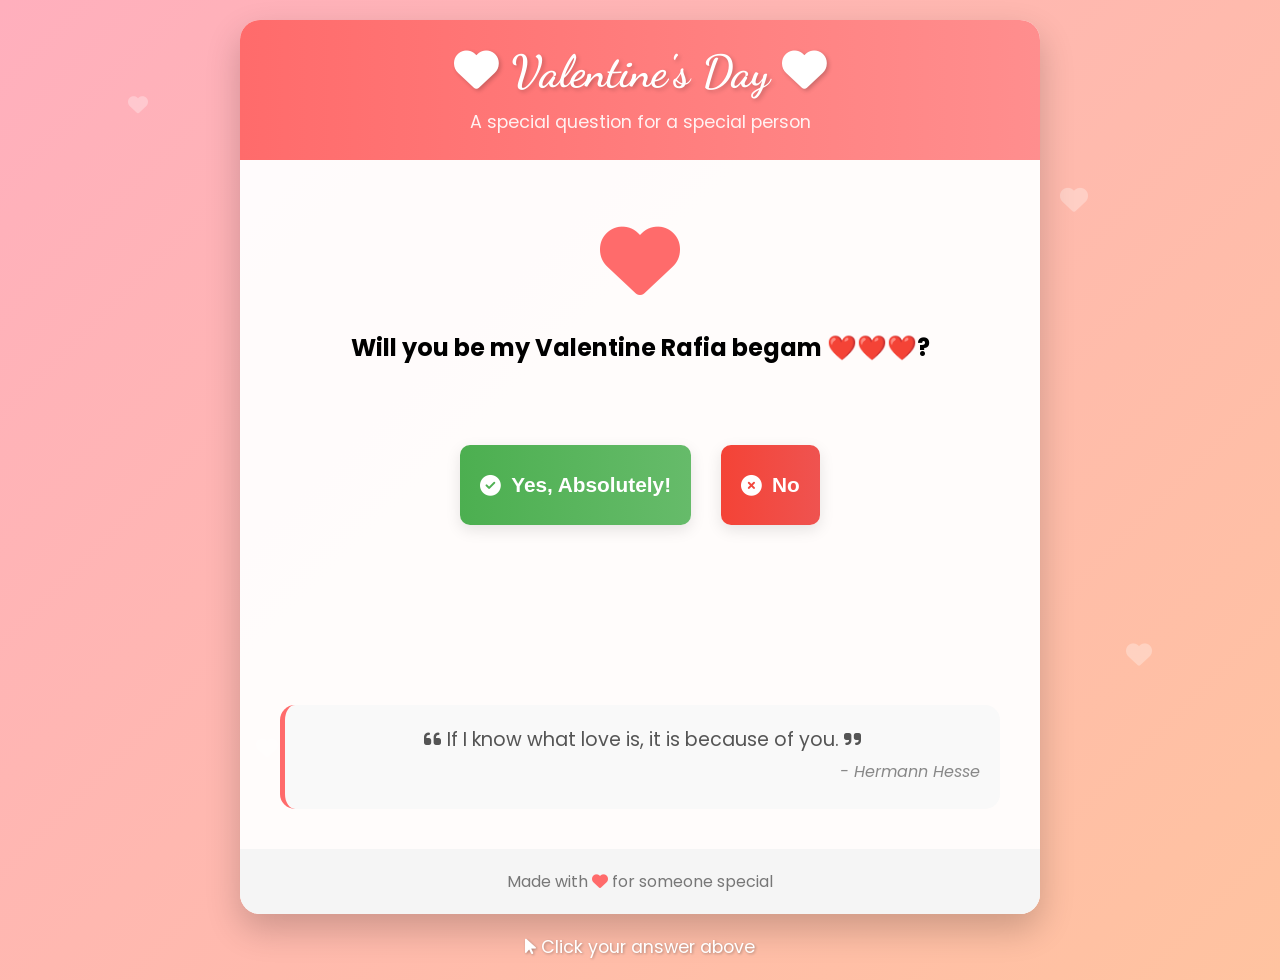
<file: demo velan/index.html>
<!DOCTYPE html>
<html lang="en">
<head>
    <meta charset="UTF-8">
    <meta name="viewport" content="width=device-width, initial-scale=1.0">
    <title>Valentine's Day Proposal</title>
    <link rel="stylesheet" href="style.css">
    <link rel="preconnect" href="https://fonts.googleapis.com">
    <link rel="preconnect" href="https://fonts.gstatic.com" crossorigin>
    <link href="https://fonts.googleapis.com/css2?family=Dancing+Script:wght@700&family=Poppins:wght@300;400;600&display=swap" rel="stylesheet">
    <link rel="stylesheet" href="https://cdnjs.cloudflare.com/ajax/libs/font-awesome/6.4.0/css/all.min.css">
</head>
<body>
    <div class="container">
        <!-- Background elements -->
        <div class="hearts-background">
            <div class="heart"><i class="fas fa-heart"></i></div>
            <div class="heart"><i class="fas fa-heart"></i></div>
            <div class="heart"><i class="fas fa-heart"></i></div>
            <div class="heart"><i class="fas fa-heart"></i></div>
            <div class="heart"><i class="fas fa-heart"></i></div>
        </div>
        
        <!-- Main card -->
        <div class="card">
            <div class="card-header">
                <h1><i class="fas fa-heart"></i> Valentine's Day <i class="fas fa-heart"></i></h1>
                <p class="subtitle">A special question for a special person</p>
            </div>
            
            <div class="card-content">
                <div class="heart-animation">
                    <i class="fas fa-heart heartbeat"></i>
                </div>
                
                <h2 class="question">Will you be my Valentine Rafia begam ❤️❤️❤️?</h2>
                
                <div class="options">
                    <button id="yes-btn" class="btn yes-btn">
                        <i class="fas fa-check-circle"></i> Yes, Absolutely!
                    </button>
                    <button id="no-btn" class="btn no-btn">
                        <i class="fas fa-times-circle"></i> No
                    </button>
                </div>
                
                <div class="message">
                    <p><i class="fas fa-quote-left"></i> If I know what love is, it is because of you. <i class="fas fa-quote-right"></i></p>
                    <p class="author">- Hermann Hesse</p>
                </div>
            </div>
            
            <div class="card-footer">
                <p>Made with <i class="fas fa-heart pulse"></i> for someone special</p>
            </div>
        </div>
        
        <!-- Instructions -->
        <div class="instructions">
            <p><i class="fas fa-mouse-pointer"></i> Click your answer above</p>
        </div>
    </div>

    <script src="script.js"></script>
</body>
</html>
</file>
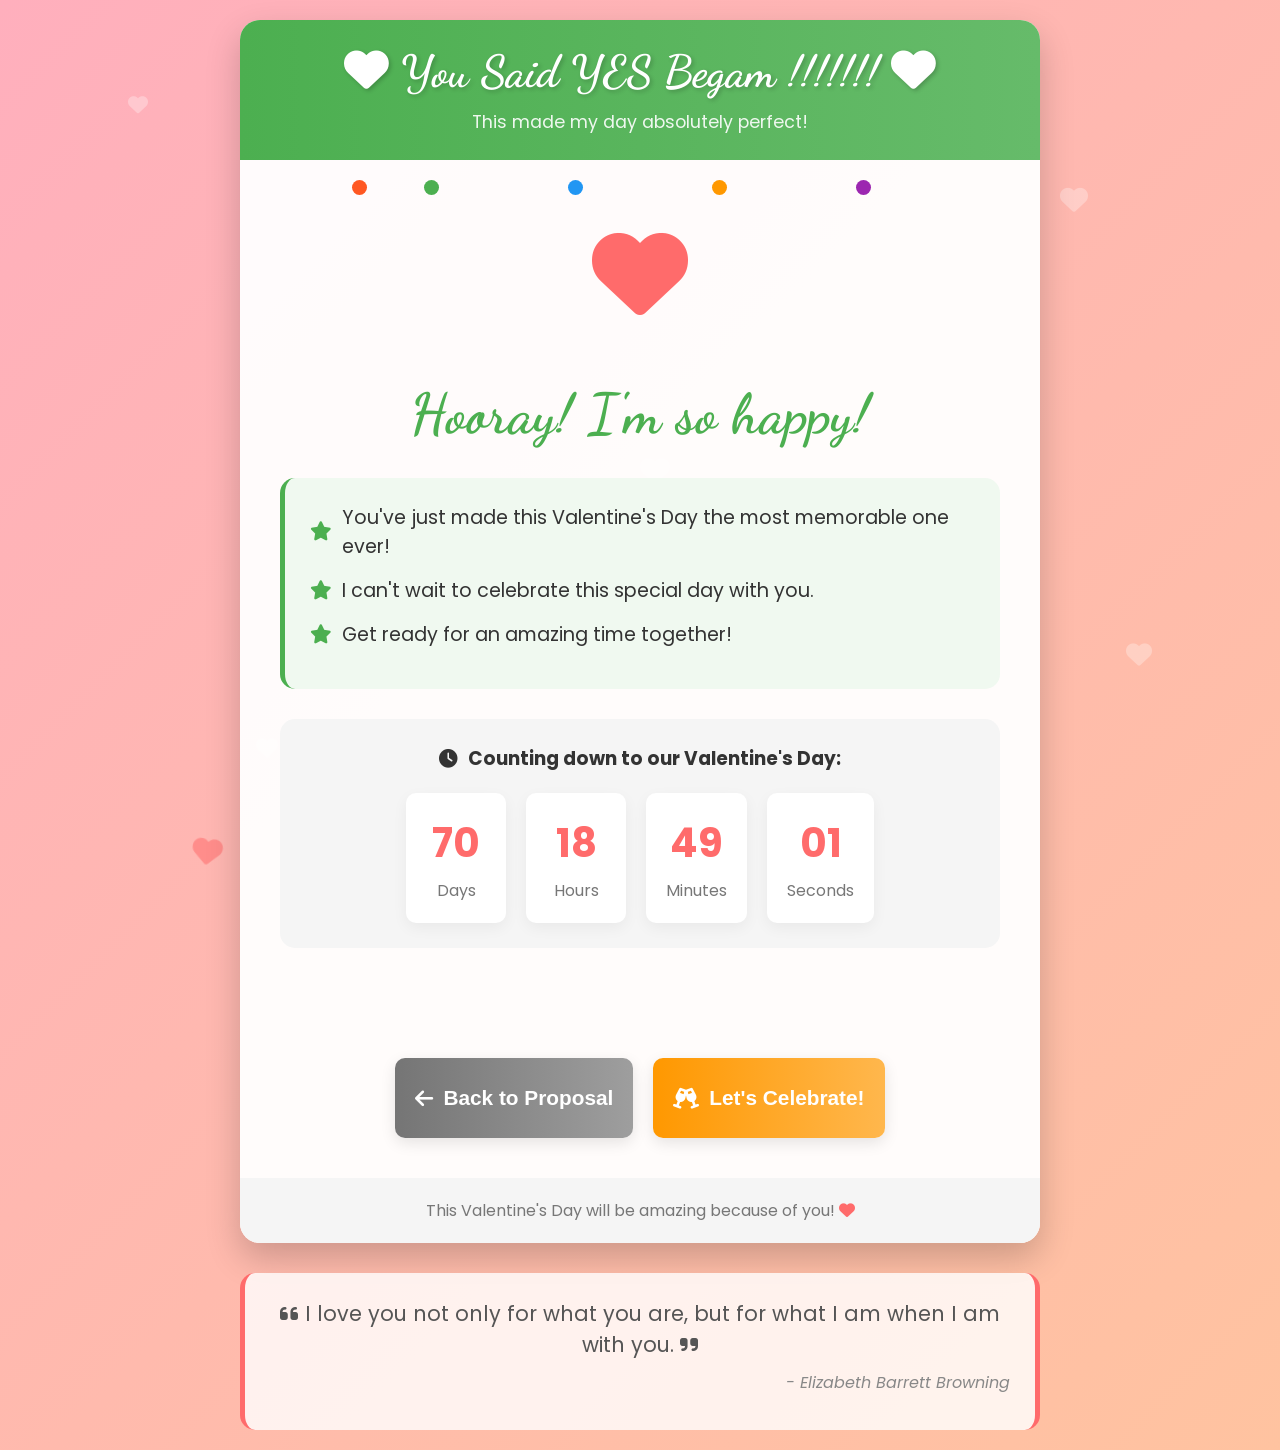
<file: demo velan/success.html>
<!DOCTYPE html>
<html lang="en">
<head>
    <meta charset="UTF-8">
    <meta name="viewport" content="width=device-width, initial-scale=1.0">
    <title>You Said Yes! - Valentine's Day</title>
    <link rel="stylesheet" href="style.css">
    <link rel="preconnect" href="https://fonts.googleapis.com">
    <link rel="preconnect" href="https://fonts.gstatic.com" crossorigin>
    <link href="https://fonts.googleapis.com/css2?family=Dancing+Script:wght@700&family=Poppins:wght@300;400;600&display=swap" rel="stylesheet">
    <link rel="stylesheet" href="https://cdnjs.cloudflare.com/ajax/libs/font-awesome/6.4.0/css/all.min.css">
</head>
<body>
    <div class="container success-page">
        <!-- Background elements -->
        <div class="hearts-background">
            <div class="heart"><i class="fas fa-heart"></i></div>
            <div class="heart"><i class="fas fa-heart"></i></div>
            <div class="heart"><i class="fas fa-heart"></i></div>
            <div class="heart"><i class="fas fa-heart"></i></div>
            <div class="heart"><i class="fas fa-heart"></i></div>
        </div>
        
        <!-- Success card -->
        <div class="card success-card">
            <div class="card-header">
                <h1><i class="fas fa-heart"></i> You Said YES Begam !!!!!!! <i class="fas fa-heart"></i></h1>
                <p class="subtitle">This made my day absolutely perfect!</p>
            </div>
            
            <div class="card-content">
                <div class="celebration">
                    <div class="confetti"></div>
                    <div class="confetti"></div>
                    <div class="confetti"></div>
                    <div class="confetti"></div>
                    <div class="confetti"></div>
                    
                    <div class="heart-burst">
                        <i class="fas fa-heart"></i>
                    </div>
                </div>
                
                <h2 class="success-title">Hooray! I'm so happy!</h2>
                
                <div class="success-message">
                    <p><i class="fas fa-star"></i> You've just made this Valentine's Day the most memorable one ever!</p>
                    <p><i class="fas fa-star"></i> I can't wait to celebrate this special day with you.</p>
                    <p><i class="fas fa-star"></i> Get ready for an amazing time together!</p>
                </div>
                
                <div class="countdown">
                    <h3><i class="fas fa-clock"></i> Counting down to our Valentine's Day:</h3>
                    <div class="countdown-timer">
                        <div class="time-unit">
                            <span id="days">14</span>
                            <p>Days</p>
                        </div>
                        <div class="time-unit">
                            <span id="hours">06</span>
                            <p>Hours</p>
                        </div>
                        <div class="time-unit">
                            <span id="minutes">23</span>
                            <p>Minutes</p>
                        </div>
                        <div class="time-unit">
                            <span id="seconds">45</span>
                            <p>Seconds</p>
                        </div>
                    </div>
                </div>
                
                <div class="action-buttons">
                    <button id="back-btn" class="btn back-btn">
                        <i class="fas fa-arrow-left"></i> Back to Proposal
                    </button>
                    <button id="celebrate-btn" class="btn celebrate-btn">
                        <i class="fas fa-glass-cheers"></i> Let's Celebrate!
                    </button>
                </div>
            </div>
            
            <div class="card-footer">
                <p>This Valentine's Day will be amazing because of you! <i class="fas fa-heart pulse"></i></p>
            </div>
        </div>
        
        <!-- Romantic quote -->
        <div class="romantic-quote">
            <p><i class="fas fa-quote-left"></i> I love you not only for what you are, but for what I am when I am with you. <i class="fas fa-quote-right"></i></p>
            <p class="author">- Elizabeth Barrett Browning</p>
        </div>
    </div>

    <script src="script.js"></script>
</body>
</html>
</file>
<file: demo velan/style.css>
/* Reset and Base Styles */
* {
    margin: 0;
    padding: 0;
    box-sizing: border-box;
}

body {
    font-family: 'Poppins', sans-serif;
    background: linear-gradient(135deg, #ffafbd, #ffc3a0);
    min-height: 100vh;
    display: flex;
    justify-content: center;
    align-items: center;
    overflow-x: hidden;
    padding: 20px;
}

.container {
    width: 100%;
    max-width: 800px;
    margin: 0 auto;
    position: relative;
}

/* Background Hearts */
.hearts-background {
    position: fixed;
    top: 0;
    left: 0;
    width: 100%;
    height: 100%;
    pointer-events: none;
    z-index: -1;
}

.heart {
    position: absolute;
    color: rgba(255, 255, 255, 0.3);
    font-size: 24px;
    animation: float 15s infinite linear;
}

.heart:nth-child(1) {
    top: 10%;
    left: 10%;
    animation-delay: 0s;
    font-size: 20px;
}

.heart:nth-child(2) {
    top: 20%;
    right: 15%;
    animation-delay: 3s;
    font-size: 28px;
}

.heart:nth-child(3) {
    bottom: 15%;
    left: 20%;
    animation-delay: 6s;
    font-size: 22px;
}

.heart:nth-child(4) {
    bottom: 25%;
    right: 10%;
    animation-delay: 9s;
    font-size: 26px;
}

.heart:nth-child(5) {
    top: 50%;
    left: 50%;
    animation-delay: 12s;
    font-size: 30px;
}

/* Card Styles */
.card {
    background-color: rgba(255, 255, 255, 0.95);
    border-radius: 20px;
    box-shadow: 0 15px 35px rgba(0, 0, 0, 0.2);
    overflow: hidden;
    transition: transform 0.3s ease;
    animation: fadeIn 1s ease;
}

.card:hover {
    transform: translateY(-5px);
}

.card-header {
    background: linear-gradient(to right, #ff6b6b, #ff8e8e);
    color: white;
    padding: 25px;
    text-align: center;
}

.card-header h1 {
    font-family: 'Dancing Script', cursive;
    font-size: 2.8rem;
    margin-bottom: 10px;
    text-shadow: 2px 2px 4px rgba(0, 0, 0, 0.2);
}

.card-header .subtitle {
    font-size: 1.1rem;
    opacity: 0.9;
}

.card-content {
    padding: 40px;
    text-align: center;
}

/* Heart Animation */
.heart-animation {
    margin: 20px 0 30px;
}

.heartbeat {
    font-size: 5rem;
    color: #ff6b6b;
    animation: heartbeat 1.2s infinite;
}

/* Question & Buttons */
.options {
    display: flex;
    justify-content: center;
    gap: 30px;
    margin-bottom: 40px;
    flex-wrap: wrap;
    position: relative;
    min-height: 300px;
}

.btn {
    margin-top: 5rem;
    height: 5rem;
    padding: 10px 20px;
    font-size: 1.3rem;
    border: none;
    border-radius: 10px;
    cursor: pointer;
    transition: all 0.3s ease;
    font-weight: 600;
    display: flex;
    align-items: center;
    justify-content: center;
    gap: 10px;
    box-shadow: 0 5px 15px rgba(0, 0, 0, 0.1);
}

.yes-btn {
    background: linear-gradient(to right, #4CAF50, #66BB6A);
    color: white;
}

.yes-btn:hover {
    background: linear-gradient(to right, #43A047, #57A65A);
    transform: scale(1.05);
    box-shadow: 0 8px 20px rgba(76, 175, 80, 0.3);
}

.no-btn {
    background: linear-gradient(to right, #f44336, #ef5350);
    color: white;
    position: relative;
}

.no-btn:hover {
    background: linear-gradient(to right, #e53935, #e57373);
    transform: scale(1.05);
}

/* Message */
.message {
    background-color: #f9f9f9;
    padding: 20px;
    border-radius: 15px;
    margin-top: 20px;
    border-left: 5px solid #ff6b6b;
}

.message p {
    font-size: 1.2rem;
    color: #555;
    margin-bottom: 5px;
}

.message .author {
    text-align: right;
    font-style: italic;
    color: #888;
    font-size: 1rem;
}

/* Card Footer */
.card-footer {
    background-color: #f5f5f5;
    padding: 20px;
    text-align: center;
    color: #777;
    font-size: 1rem;
}

.pulse {
    color: #ff6b6b;
    animation: pulse 1.5s infinite;
}

/* Instructions */
.instructions {
    text-align: center;
    margin-top: 20px;
    color: white;
    font-size: 1.1rem;
    text-shadow: 1px 1px 3px rgba(0, 0, 0, 0.3);
}

/* Success Page Styles */
.success-page .card-header {
    background: linear-gradient(to right, #4CAF50, #66BB6A);
}

.success-card .card-content {
    position: relative;
}

.celebration {
    position: relative;
    height: 150px;
    margin-bottom: 30px;
}

.heart-burst {
    position: absolute;
    top: 50%;
    left: 50%;
    transform: translate(-50%, -50%);
    font-size: 6rem;
    color: #ff6b6b;
    animation: burst 2s ease;
}

.confetti {
    position: absolute;
    width: 15px;
    height: 15px;
    background-color: #ff6b6b;
    border-radius: 50%;
    animation: confettiFall 3s infinite;
}

.confetti:nth-child(1) {
    top: -20px;
    left: 20%;
    animation-delay: 0s;
    background-color: #4CAF50;
}

.confetti:nth-child(2) {
    top: -20px;
    left: 40%;
    animation-delay: 0.5s;
    background-color: #2196F3;
}

.confetti:nth-child(3) {
    top: -20px;
    left: 60%;
    animation-delay: 1s;
    background-color: #FF9800;
}

.confetti:nth-child(4) {
    top: -20px;
    left: 80%;
    animation-delay: 1.5s;
    background-color: #9C27B0;
}

.confetti:nth-child(5) {
    top: -20px;
    left: 10%;
    animation-delay: 2s;
    background-color: #FF5722;
}

.success-title {
    font-family: 'Dancing Script', cursive;
    font-size: 3.5rem;
    color: #4CAF50;
    margin-bottom: 30px;
}

.success-message {
    background-color: #f0f9f0;
    padding: 25px;
    border-radius: 15px;
    margin-bottom: 30px;
    text-align: left;
    border-left: 5px solid #4CAF50;
}

.success-message p {
    margin-bottom: 15px;
    font-size: 1.2rem;
    color: #333;
    display: flex;
    align-items: center;
    gap: 10px;
}

.success-message i {
    color: #4CAF50;
}

/* Countdown */
.countdown {
    background-color: #f5f5f5;
    padding: 25px;
    border-radius: 15px;
    margin-bottom: 30px;
}

.countdown h3 {
    margin-bottom: 20px;
    color: #333;
    display: flex;
    align-items: center;
    justify-content: center;
    gap: 10px;
}

.countdown-timer {
    display: flex;
    justify-content: center;
    gap: 20px;
    flex-wrap: wrap;
}

.time-unit {
    background-color: white;
    padding: 20px;
    border-radius: 10px;
    min-width: 100px;
    box-shadow: 0 5px 15px rgba(0, 0, 0, 0.05);
}

.time-unit span {
    font-size: 2.5rem;
    font-weight: 700;
    color: #ff6b6b;
    display: block;
}

.time-unit p {
    color: #777;
    margin-top: 5px;
}

/* Action Buttons */
.action-buttons {
    display: flex;
    justify-content: center;
    gap: 20px;
    margin-top: 30px;
    flex-wrap: wrap;
}

.back-btn {
    background: linear-gradient(to right, #757575, #9E9E9E);
    color: white;
}

.celebrate-btn {
    background: linear-gradient(to right, #FF9800, #FFB74D);
    color: white;
}

.celebrate-btn:hover {
    background: linear-gradient(to right, #F57C00, #FFA726);
}

/* Romantic Quote */
.romantic-quote {
    background-color: rgba(255, 255, 255, 0.8);
    padding: 25px;
    border-radius: 15px;
    margin-top: 30px;
    text-align: center;
    border-left: 5px solid #ff6b6b;
    border-right: 5px solid #ff6b6b;
}

.romantic-quote p {
    font-size: 1.3rem;
    color: #555;
    margin-bottom: 10px;
}

.romantic-quote .author {
    text-align: right;
    font-style: italic;
    color: #888;
    font-size: 1rem;
}

/* Animations */
@keyframes fadeIn {
    from { opacity: 0; transform: translateY(20px); }
    to { opacity: 1; transform: translateY(0); }
}

@keyframes heartbeat {
    0% { transform: scale(1); }
    5% { transform: scale(1.1); }
    10% { transform: scale(1); }
    15% { transform: scale(1.2); }
    20% { transform: scale(1); }
    100% { transform: scale(1); }
}

@keyframes float {
    0% { transform: translateY(0) rotate(0deg); opacity: 0.7; }
    50% { transform: translateY(-20px) rotate(180deg); opacity: 0.9; }
    100% { transform: translateY(0) rotate(360deg); opacity: 0.7; }
}

@keyframes pulse {
    0% { transform: scale(1); }
    50% { transform: scale(1.1); }
    100% { transform: scale(1); }
}

@keyframes burst {
    0% { transform: translate(-50%, -50%) scale(0); opacity: 0; }
    70% { transform: translate(-50%, -50%) scale(1.2); opacity: 1; }
    100% { transform: translate(-50%, -50%) scale(1); opacity: 1; }
}

@keyframes confettiFall {
    0% { transform: translateY(0) rotate(0deg); opacity: 1; }
    100% { transform: translateY(500px) rotate(360deg); opacity: 0; }
}

/* Responsive Design */
@media (max-width: 768px) {
    .card-header h1 {
        font-size: 2.2rem;
    }
    
    .question {
        font-size: 2.5rem;
    }
    
    .success-title {
        font-size: 2.8rem;
    }
    
    .btn {
        padding: 15px 25px;
        font-size: 1.1rem;
    }
    
    .options {
        gap: 15px;
    }
    
    .time-unit {
        min-width: 80px;
        padding: 15px;
    }
    
    .time-unit span {
        font-size: 2rem;
    }
}

@media (max-width: 480px) {
    .card-content {
        padding: 30px 20px;
    }
    
    .question {
        font-size: 2rem;
    }
    
    .success-title {
        font-size: 2.2rem;
    }
    
    .options {
        flex-direction: column;
        align-items: center;
    }
    
    .btn {
        width: 100%;
        max-width: 300px;
    }
    
    .countdown-timer {
        gap: 10px;
    }
    
    .time-unit {
        min-width: 70px;
        padding: 10px;
    }
    
    .time-unit span {
        font-size: 1.8rem;
    }
}
/* Desperate message styles */
.desperate-message {
    animation: fadeIn 0.5s ease, bounce 2s infinite;
}

@keyframes bounce {
    0%, 100% { transform: translateX(-50%) translateY(0); }
    50% { transform: translateX(-50%) translateY(-10px); }
}

/* Ensure No button stays visible */
.no-btn {
    transition: all 0.5s cubic-bezier(0.175, 0.885, 0.32, 1.275) !important;
}
/* Smooth movement animations */
.no-btn {
    transition: all 0.6s cubic-bezier(0.34, 1.56, 0.64, 1) !important;
}

/* Rainbow animation for irresistible Yes button */
@keyframes rainbow {
    0% { background-position: 0% 50%; }
    50% { background-position: 100% 50%; }
    100% { background-position: 0% 50%; }
}

/* Bounce animation for messages */
@keyframes bounce {
    0%, 100% { transform: translateX(-50%) translateY(0); }
    50% { transform: translateX(-50%) translateY(-10px); }
}

/* Heart explosion */
@keyframes heartExplosion {
    0% { transform: translate(-50%, -50%) scale(0); opacity: 0; }
    20% { transform: translate(-50%, -50%) scale(1.5); opacity: 1; }
    100% { transform: translate(var(--tx), var(--ty)) scale(0); opacity: 0; }
}

/* Persuasive message styles */
.persuasive-message {
    animation: fadeIn 0.8s ease, bounce 2s infinite !important;
}

/* Ensure card content doesn't clip the moving button */
.card-content {
    position: relative;
    overflow: visible !important;
}

/* Mobile optimizations */
@media (max-width: 768px) {
    .options {
        min-height: 150px;
    }
    
    .persuasive-message {
        font-size: 0.9rem;
        padding: 12px 20px !important;
        bottom: 10px !important;
    }
}

/* Make sure buttons don't get too small on mobile */
@media (max-width: 480px) {
    .options {
        min-height: 120px;
        flex-direction: column;
        gap: 15px;
    }
    
    .yes-btn, .no-btn {
        width: 200px;
        max-width: 90%;
    }
}

/* Prevent button from going off screen */
body {
    overflow-x: hidden;
}
</file>
